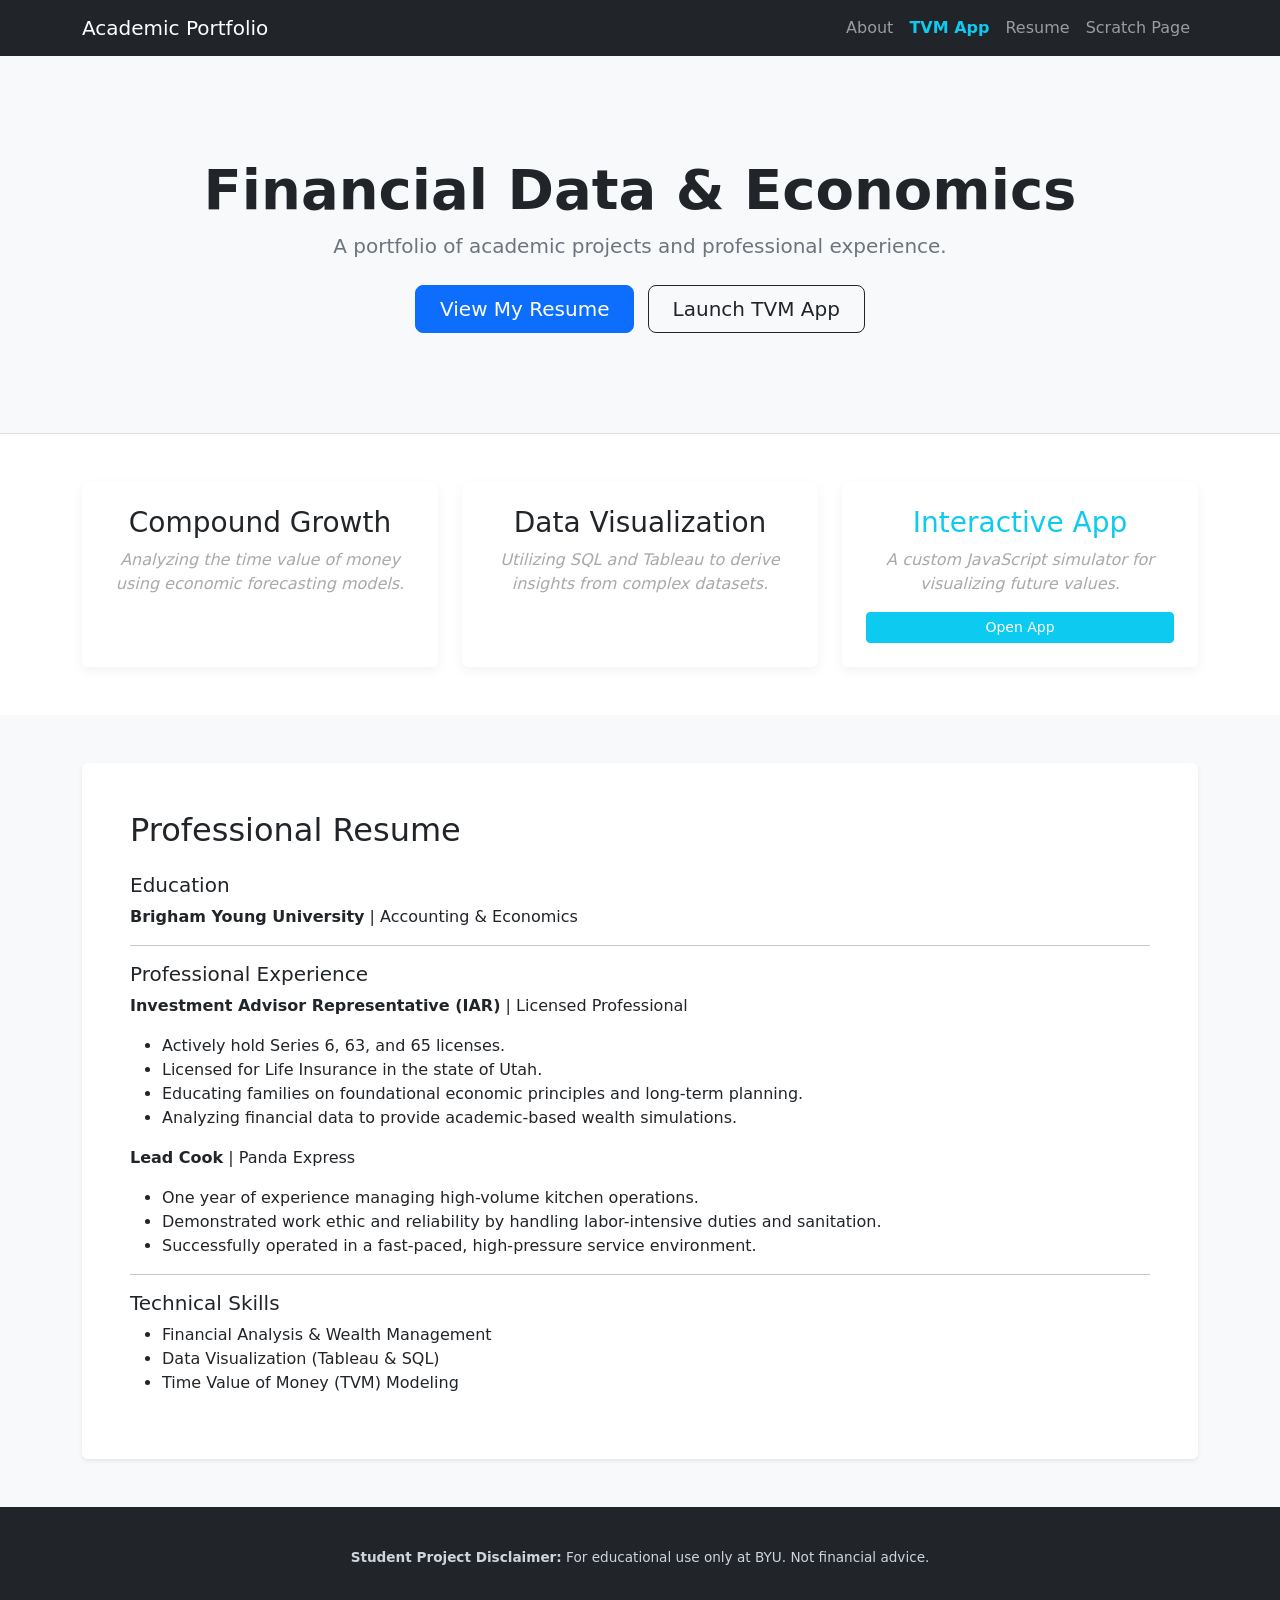
<file: index.html>
<!DOCTYPE html>
<html lang="en">
<head>
    <meta charset="UTF-8">
    <meta name="viewport" content="width=device-width, initial-scale=1.0">
    <title>Professional Portfolio | BYU Accounting & Economics</title>
    <link href="https://cdn.jsdelivr.net/npm/bootstrap@5.3.0/dist/css/bootstrap.min.css" rel="stylesheet">
    <link rel="stylesheet" href="Main.css">
    <style>
        .hero-section { background: #f8f9fa; padding: 100px 0; border-bottom: 1px solid #dee2e6; }
        .compliance-footer { background: #212529; color: #ced4da; padding: 40px 0; font-size: 0.85rem; }
        .resume-section { padding: 60px 0; }
        .card { transition: transform 0.2s; border: none !important; box-shadow: 0 4px 12px rgba(0,0,0,0.05); }
        .card:hover { transform: translateY(-5px); }
    </style>
</head>
<body>

    <nav class="navbar navbar-expand-lg navbar-dark bg-dark sticky-top">
        <div class="container">
            <a class="navbar-brand" href="#">Academic Portfolio</a>
            <button class="navbar-toggler" type="button" data-bs-toggle="collapse" data-bs-target="#navbarNavMenu" aria-controls="navbarNavMenu" aria-expanded="false" aria-label="Toggle navigation">
                <span class="navbar-toggler-icon"></span>
            </button>
            
            <div class="collapse navbar-collapse" id="navbarNavMenu">
                <div class="navbar-nav ms-auto">
                    <a class="nav-link" href="#about">About</a>
                    <a class="nav-link text-info" href="Webappgame.html"><b>TVM App</b></a>
                    <a class="nav-link" href="#resume">Resume</a>
                    <a class="nav-link" href="./Spurs.html">Scratch Page</a>
                </div>
            </div>
        </div>
    </nav>

    <header class="hero-section text-center">
        <div class="container">
            <h1 class="display-4 fw-bold text-dark">Financial Data & Economics</h1>
            <p class="lead text-secondary">A portfolio of academic projects and professional experience.</p>
            <div class="mt-4">
                <a href="#resume" class="btn btn-primary btn-lg px-4">View My Resume</a>
                <a href="Webappgame.html" class="btn btn-outline-dark btn-lg px-4 ms-2">Launch TVM App</a>
            </div>
        </div>
    </header>

    <section id="about" class="py-5">
        <div class="container">
            <div class="row g-4 text-center">
                <div class="col-md-4">
                    <div class="card h-100 p-4">
                        <h3>Compound Growth</h3>
                        <p class="body">Analyzing the time value of money using economic forecasting models.</p>
                    </div>
                </div>
                <div class="col-md-4">
                    <div class="card h-100 p-4">
                        <h3>Data Visualization</h3>
                        <p class="body">Utilizing SQL and Tableau to derive insights from complex datasets.</p>
                    </div>
                </div>
                <div class="col-md-4">
                    <div class="card h-100 p-4 border-top border-info border-5">
                        <h3 class="text-info">Interactive App</h3>
                        <p class="body">A custom JavaScript simulator for visualizing future values.</p>
                        <a href="Webappgame.html" class="btn btn-sm btn-info text-white mt-auto">Open App</a>
                    </div>
                </div>
            </div>
        </div>
    </section>

    <section id="resume" class="bg-light py-5">
        <div class="container">
            <div class="bg-white p-5 rounded shadow-sm">
                <h2 class="mb-4">Professional Resume</h2>
                
                <h5>Education</h5>
                <p><strong>Brigham Young University</strong> | Accounting & Economics</p>
                <hr>
                
                <h5>Professional Experience</h5>
                <p><strong>Investment Advisor Representative (IAR)</strong> | Licensed Professional</p>
                <ul>
                    <li>Actively hold Series 6, 63, and 65 licenses.</li>
                    <li>Licensed for Life Insurance in the state of Utah.</li>
                    <li>Educating families on foundational economic principles and long-term planning.</li>
                    <li>Analyzing financial data to provide academic-based wealth simulations.</li>
                </ul>

                <p><strong>Lead Cook</strong> | Panda Express</p>
                <ul>
                    <li>One year of experience managing high-volume kitchen operations.</li>
                    <li>Demonstrated work ethic and reliability by handling labor-intensive duties and sanitation.</li>
                    <li>Successfully operated in a fast-paced, high-pressure service environment.</li>
                </ul>
                <hr>

                <h5>Technical Skills</h5>
                <ul>
                    <li>Financial Analysis & Wealth Management</li>
                    <li>Data Visualization (Tableau & SQL)</li>
                    <li>Time Value of Money (TVM) Modeling</li>
                </ul>
            </div>
        </div>
    </section>

    <footer class="compliance-footer text-center">
        <div class="container">
            <p><strong>Student Project Disclaimer:</strong> For educational use only at BYU. Not financial advice.</p>
        </div>
    </footer>

    <script src="https://cdn.jsdelivr.net/npm/bootstrap@5.3.0/dist/js/bootstrap.bundle.min.js"></script>
</body>
</html>
</file>
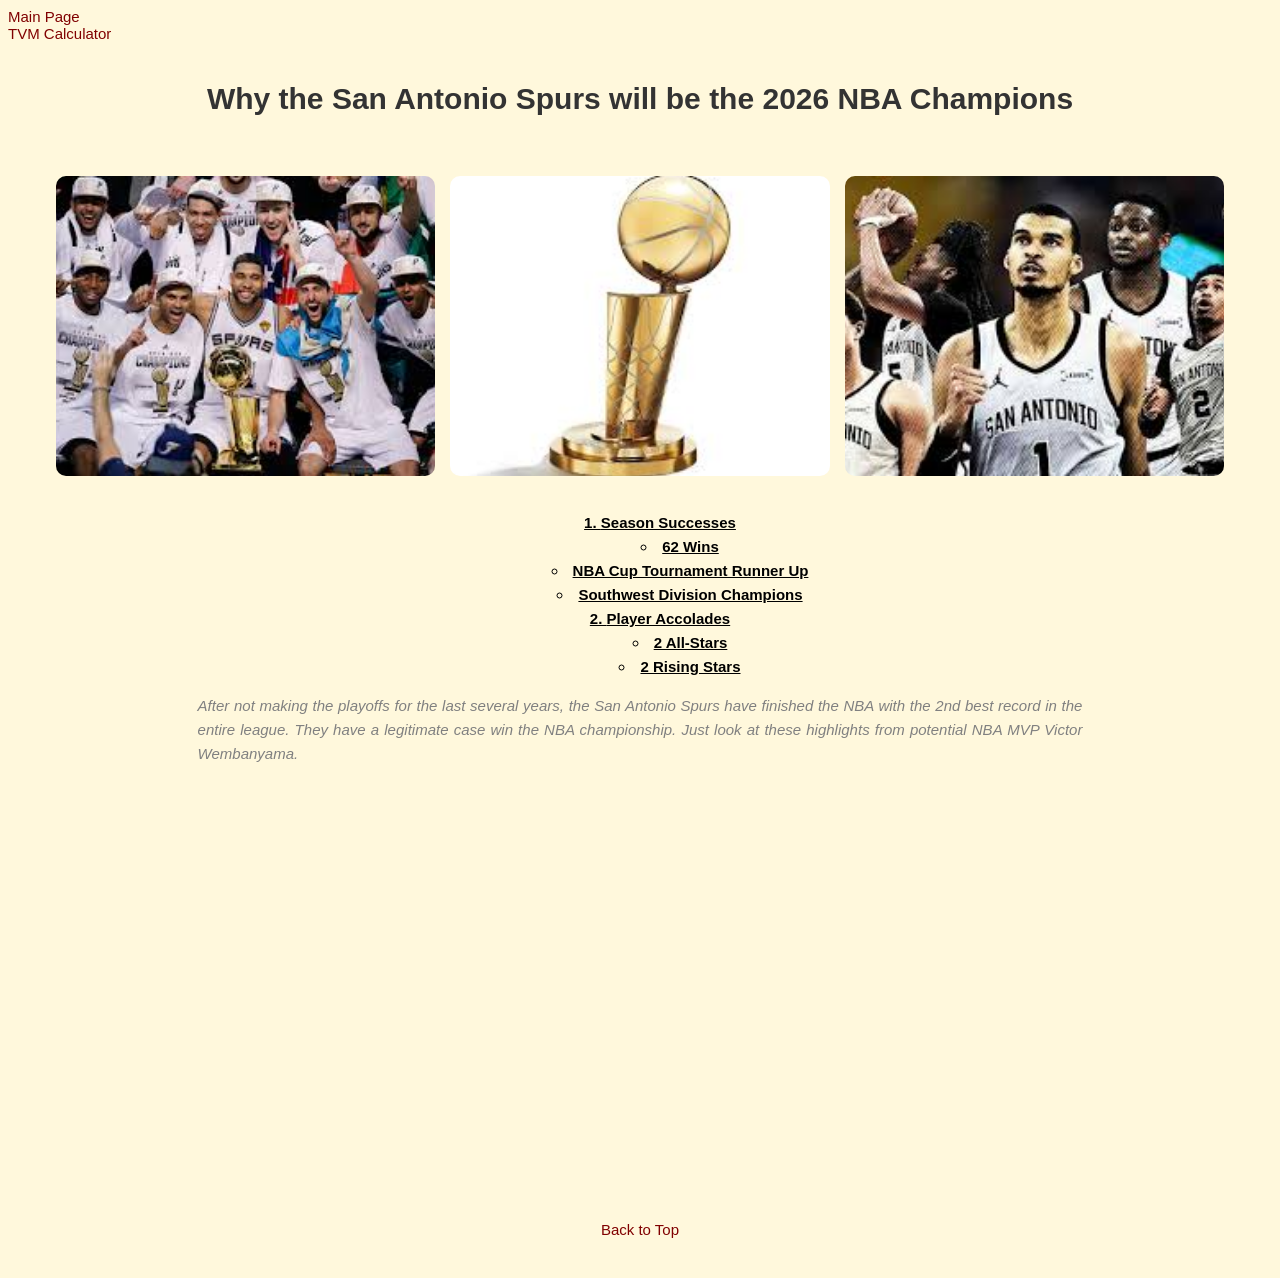
<file: Spurs.html>
<!DOCTYPE html>
<html lang="en">
<head>
    <meta charset="UTF-8">
    <meta name="viewport" content="width=device-width, initial-scale=1.0">
    <title>Spurs 2026 Champions</title>
    <link rel="stylesheet" href="./ Scratch.css">
</head>
<body class="spurs">
    <a href="./index.html" id="top">Main Page</a>
    <br>
    <a href="./Webappgame.html">TVM Calculator</a>

    <h1 class="container">Why the San Antonio Spurs will be the 2026 NBA Champions</h1>

    <div class="image-row">
        <img src="./2014-Spurs.jpeg" alt="Spurs Champions">
        <img src="./larryo.jpeg" alt="larry o'brien">
        <img src="./2026spurs.jpeg" alt="2026spurs">
    </div>

    <div class="Accomp">
    <ol>
        <li>Season Successes
            <ul> <li>62 Wins</li>
                <li>NBA Cup Tournament Runner Up</li>
                <li>Southwest Division Champions</li>
            </ul>
        </li>
        <li>Player Accolades
            <ul>
                <li>2 All-Stars</li>
                <li>2 Rising Stars</li>
            </ul>
        </li>
    </ol>
</div>


    </ol>
    <p class="justify">
        After not making the playoffs for the last several years, the San Antonio Spurs have finished the NBA with the 
        2nd best record in the entire league. They have a legitimate case win the NBA championship. Just look at these
        highlights from potential NBA MVP Victor Wembanyama.
    </p>

    <div class="center-media">
        <iframe width="560" height="315" src="https://www.youtube.com/embed/4El92SXjJNQ?si=3V8nG1q8vKEhJSTs" title="YouTube video player" frameborder="0" allow="accelerometer; autoplay; clipboard-write; encrypted-media; gyroscope; picture-in-picture; web-share" referrerpolicy="strict-origin-when-cross-origin" allowfullscreen></iframe>
    </div>

    <div class="center-media">
        <div class="tableauPlaceholder" id="viz1776457035608" style="position: relative;">
            <noscript>
                <a href="#"><img alt="Dashboard 1" src="https://public.tableau.com/static/images/Vi/VictorWembanyamaAnalysis/Dashboard1/1_rss.png" style="border: none" /></a>
            </noscript>
            <object class="tableauViz" style="display:none;">
                <param name="host_url" value="https%3A%2F%2Fpublic.tableau.com%2F" />
                <param name="embed_code_version" value="3" />
                <param name="site_root" value="" />
                <param name="name" value="VictorWembanyamaAnalysis/Dashboard1" />
                <param name="tabs" value="no" />
                <param name="toolbar" value="yes" />
                <param name="static_image" value="https://public.tableau.com/static/images/Vi/VictorWembanyamaAnalysis/Dashboard1/1.png" />
                <param name="animate_transition" value="yes" />
                <param name="display_static_image" value="yes" />
                <param name="display_spinner" value="yes" />
                <param name="display_overlay" value="yes" />
                <param name="display_count" value="yes" />
                <param name="language" value="en-US" />
            </object>
        </div>
        <script type="text/javascript">
            var divElement = document.getElementById('viz1776457035608');
            var vizElement = divElement.getElementsByTagName('object')[0];
            if ( divElement.offsetWidth > 800 ) { vizElement.style.width='1000px'; vizElement.style.height='827px';} 
            else if ( divElement.offsetWidth > 500 ) { vizElement.style.width='100%'; vizElement.style.height='827px';} 
            else { vizElement.style.width='100%'; vizElement.style.height='1227px';}
            var scriptElement = document.createElement('script');
            scriptElement.src = 'https://public.tableau.com/javascripts/api/viz_v1.js';
            vizElement.parentNode.insertBefore(scriptElement, vizElement);
        </script>
    </div>

    <div class="center-media">
        <a href="#top">Back to Top</a>
    </div>
</body>
</html>
</file>
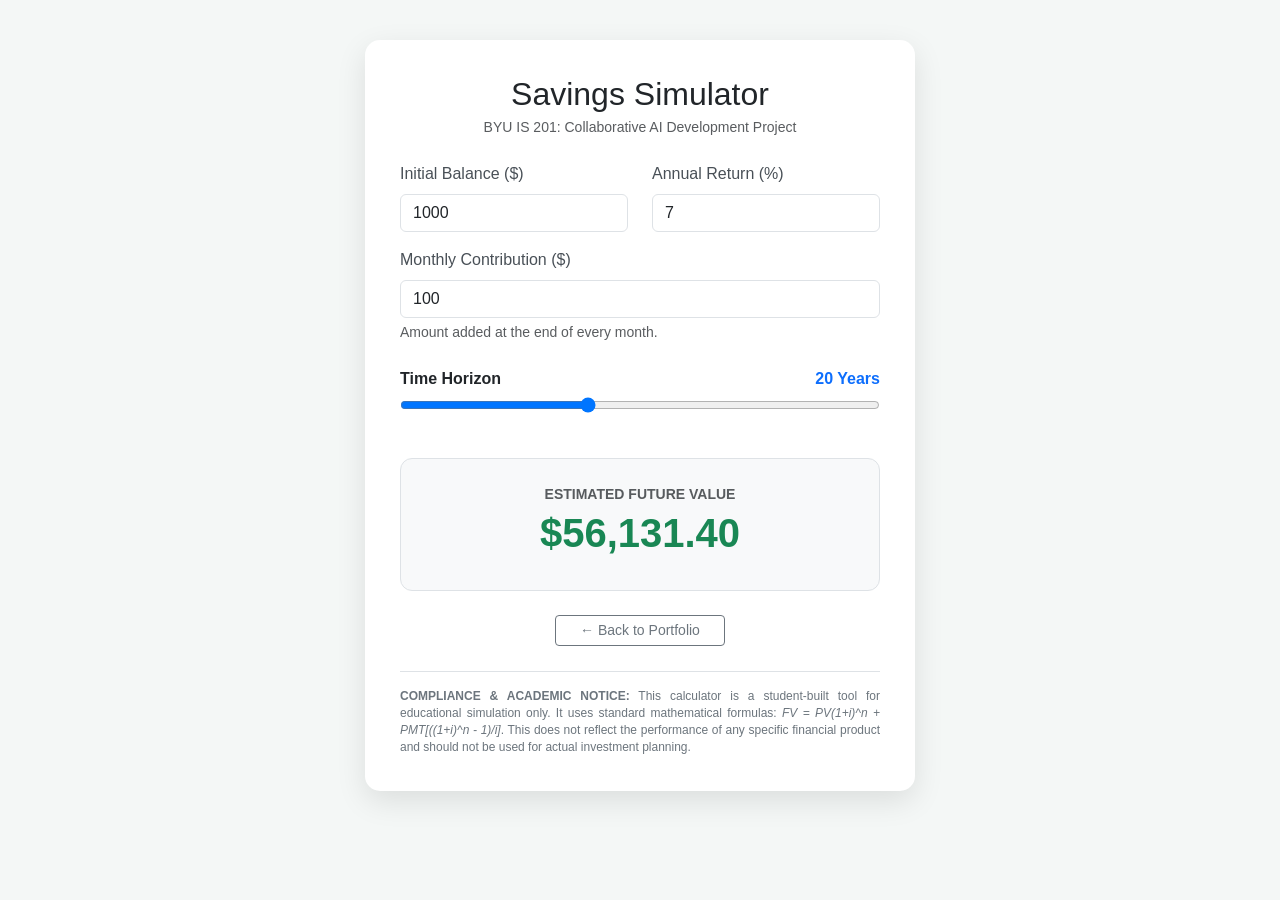
<file: Webappgame.html>
<!DOCTYPE html>
<html lang="en">
<head>
    <meta charset="UTF-8">
    <meta name="viewport" content="width=device-width, initial-scale=1.0">
    <title>TVM Simulator | Student Project</title>
    <link href="https://cdn.jsdelivr.net/npm/bootstrap@5.3.0/dist/css/bootstrap.min.css" rel="stylesheet">
    <style>
        body { background-color: #f4f7f6; font-family: 'Segoe UI', sans-serif; }
        .calculator-card {
            max-width: 550px;
            margin: 40px auto;
            background: white;
            padding: 35px;
            border-radius: 15px;
            box-shadow: 0 10px 30px rgba(0,0,0,0.1);
        }
        .result-display {
            background: #f8f9fa;
            padding: 25px;
            border-radius: 12px;
            text-align: center;
            margin-top: 25px;
            border: 1px solid #dee2e6;
        }
        .slider-label { display: flex; justify-content: space-between; font-weight: 600; margin-bottom: 5px; }
        input[type=range] { width: 100%; margin-bottom: 20px; cursor: pointer; }
        .disclaimer { font-size: 0.75rem; color: #6c757d; margin-top: 25px; text-align: justify; line-height: 1.4; }
        .form-label { font-weight: 500; color: #495057; }
    </style>
</head>
<body>

<div class="container">
    <div class="calculator-card">
        <h2 class="text-center mb-1">Savings Simulator</h2>
        <p class="text-muted text-center small mb-4">BYU IS 201: Collaborative AI Development Project</p>
        
        <div class="row">
            <div class="col-md-6 mb-3">
                <label class="form-label">Initial Balance ($)</label>
                <input type="number" id="pv" class="form-control" value="1000" oninput="calculateFV()">
            </div>
            <div class="col-md-6 mb-3">
                <label class="form-label">Annual Return (%)</label>
                <input type="number" id="rate" class="form-control" value="7" oninput="calculateFV()">
            </div>
        </div>

        <div class="mb-4">
            <label class="form-label">Monthly Contribution ($)</label>
            <input type="number" id="pmt" class="form-control" value="100" oninput="calculateFV()">
            <div class="form-text">Amount added at the end of every month.</div>
        </div>

        <div class="mb-3">
            <div class="slider-label">
                <span>Time Horizon</span>
                <span id="yearDisplay" class="text-primary">20 Years</span>
            </div>
            <input type="range" id="years" min="1" max="50" value="20" oninput="calculateFV()">
        </div>

        <div class="result-display">
            <div class="text-uppercase small text-muted mb-1 fw-bold">Estimated Future Value</div>
            <h1 id="fvDisplay" class="text-success fw-bold">$56,013.97</h1>
        </div>

        <div class="text-center mt-4">
            <a href="./index.html" class="btn btn-outline-secondary btn-sm px-4">← Back to Portfolio</a>
        </div>

        <div class="disclaimer border-top pt-3">
            <strong>COMPLIANCE & ACADEMIC NOTICE:</strong> This calculator is a student-built tool for educational simulation only. 
            It uses standard mathematical formulas: <em>FV = PV(1+i)^n + PMT[((1+i)^n - 1)/i]</em>. 
            This does not reflect the performance of any specific financial product and should not be used for actual investment planning.
        </div>
    </div>
</div>

<script>
    function calculateFV() {
        // Inputs
        const pv = parseFloat(document.getElementById('pv').value) || 0;
        const pmt = parseFloat(document.getElementById('pmt').value) || 0;
        const annualRate = parseFloat(document.getElementById('rate').value) / 100 || 0;
        const years = parseInt(document.getElementById('years').value);

        // Update Slider Text
        document.getElementById('yearDisplay').innerText = years + " Years";

        // Monthly breakdown
        const i = annualRate / 12; // monthly interest rate
        const n = years * 12;      // total months

        let fv = 0;

        if (i === 0) {
            // Handle 0% interest edge case to avoid division by zero
            fv = pv + (pmt * n);
        } else {
            // Standard FV formula for monthly contributions (Ordinary Annuity)
            // FV = [PV * (1+i)^n] + [PMT * (((1+i)^n - 1) / i)]
            const pvCompounded = pv * Math.pow((1 + i), n);
            const annuityGrowth = pmt * ( (Math.pow((1 + i), n) - 1) / i );
            fv = pvCompounded + annuityGrowth;
        }

        // Format and Display
        document.getElementById('fvDisplay').innerText = new Intl.NumberFormat('en-US', {
            style: 'currency',
            currency: 'USD',
        }).format(fv);
    }

    // Initialize on load
    window.onload = calculateFV;
</script>

</body>
</html>
</file>
<file: Main.css>
.body{
    font-style: italic;
    color: darkgrey;
}
</file>
<file:  Scratch.css>
.spurs {
    font-family: Arial, Helvetica, sans-serif;
    font-size: 15px;
    color: #333;
    background-color: cornsilk;
}


.image-row {
    display: flex;
    justify-content: center;
    gap: 15px;
    padding: 20px 0;
}

.image-row img {
    width: 30%;
    height: 300px;
    object-fit: cover;
    border-radius: 10px;
}


.center-media {
    text-align: center; /
    width: 100%;
    margin: 40px 0;
    display: block;
}


.tableauPlaceholder {
    display: inline-block !important; 
    margin: 0 auto !important;
    vertical-align: middle;
}


.container {
    text-align: center;
    padding: 20px 0;
}

.Accomp {
    text-align: center;      
    list-style-position: inside; 
    text-align: center;       
    list-style-position: inside; 
    line-height: 1.6;
    font-weight: bold;
    text-decoration: underline;
    color: black;
}

.justify {
    text-align: justify;
    padding: 0 15%;
    line-height: 1.6;
    font-style: italic;
    color: grey;
}


a { color: maroon; text-decoration: none; }
a:hover { text-decoration: underline; font-weight: bold; }
</file>
